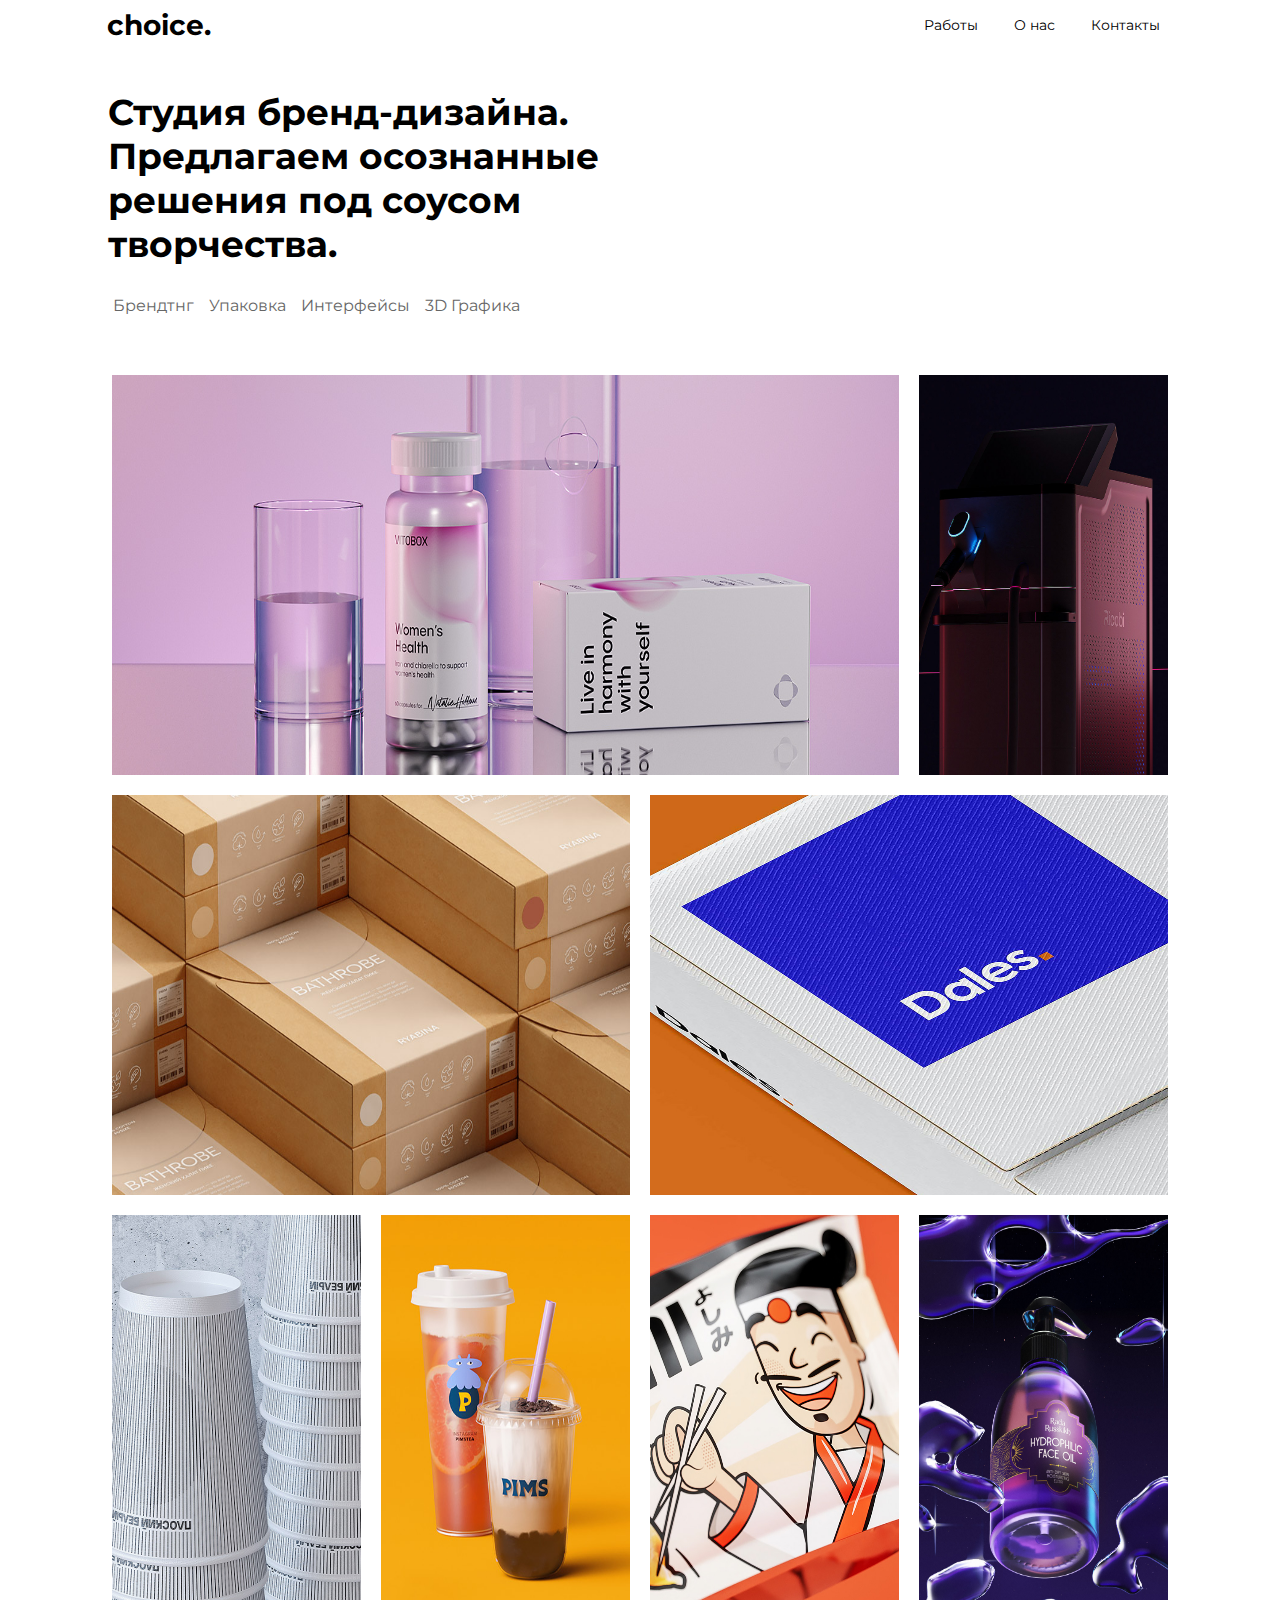
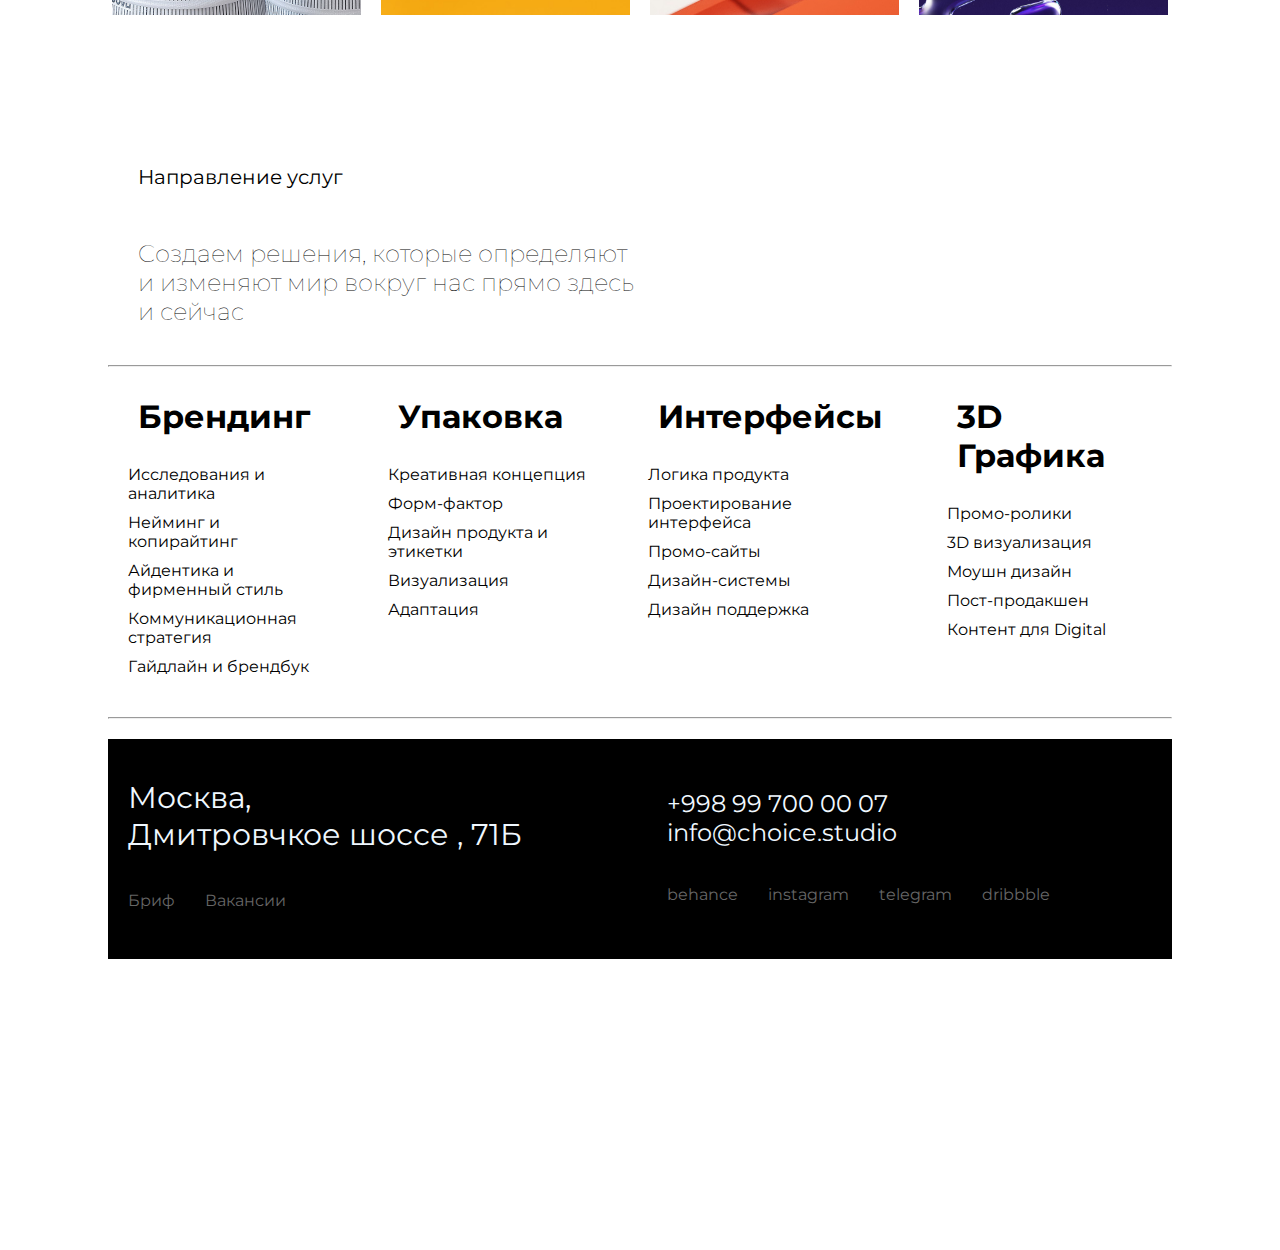
<file: index.html>
<!DOCTYPE html>
<html lang="en">

<head>
   <meta charset="UTF-8">
   <meta http-equiv="X-UA-Compatible" content="IE=edge">
   <meta name="viewport" content="width=device-width, initial-scale=1.0">
   <title>Document</title>
   <link rel="stylesheet" href="./css/style.css">
   <link rel="stylesheet" href="./css/media.css">
   <link rel="preconnect" href="https://fonts.googleapis.com">
   <link rel="preconnect" href="https://fonts.gstatic.com" crossorigin>
   <link rel="preconnect" href="https://fonts.googleapis.com">
   <link rel="preconnect" href="https://fonts.gstatic.com" crossorigin>
   <link href="https://fonts.googleapis.com/css2?family=Montserrat:ital,wght@0,500;0,600;0,700;0,800;0,900;1,400;1,500;1,600;1,700;1,800;1,900&display=swap" rel="stylesheet">
   
</head>

<body>
   <div class="conteiner">
      <header>
         <div class="header-left">
            <h1>choice.</h1>
         </div>
         <div class="header-right">
            <p><a href="#">Работы </a></p>
            <p><a href="#">О нас</a></p>
            <p><a href="#">Контакты </a></p>
           </div>
       </header>
       <main>
    <div class="box">
      <div class="box-top">
         <p>
           Студия бренд-дизайна.
         </p>
         
         <p>
            Предлагаем осознанные 
         </p>
         <p>
           решения под&nbsp;соусом 
         </p>
         <p>
           творчества. 
         </p>
      </div>
      <div class="box-bottom">
         <p><a href="#">Брендтнг</a></p>
         <p><a href="#">Упаковка</a></p>
         <p><a href="#">Интерфейсы</a></p>
         <p><a href="#"> 3D Графика</a></p>
      </div>

    </div>
    <div class="wrapper">
       <div class="item">
          <img src="./images/cover_03.jpg" height="400px " width="100%" alt="">
       </div>

       <div class="item">
          <img src="./images/Choice — Главная-8_files/22222.jpg"
         height="400px" width="100%" alt="">
       </div>

       <div class="item"><img src="./images/Choice — Главная-8_files/cover_2.jpg" height="400px" width="100%" alt=""></div>

       <div class="item">
<img src="./images/Choice — Главная-8_files/cover1(2).jpg" height="400px" width="100%" alt="">
       </div>

       <div class="item"><img src="./images/Choice — Главная-8_files/5555.jpg" height="400px " width="100%" alt=""></div>

       <div class="item"><img src="./images/Choice — Главная-8_files/666666.jpg"  height="400px" width="100%" alt=""></div>

       <div class="item">
<img src="./images/Choice — Главная-8_files/small(1).jpg" height="400px"
width="100%" alt="">
       </div>
       
       <div class="item"><img src="./images/Choice — Главная-8_files/small.jpg" height="400px"
         width="100%" alt=""></div>

    </div>

    <footer>
       <div class="top">
         <div class="top-1"><p><a href="#">Направление услуг</a></p></div>
         <div class="top-2"><h2><a href="#"> Cоздаем решения, которые определяют </a></h2>
         <h2><a href="#"> и изменяют мир вокруг нас прямо здесь </a></h2>
         <h2><a href="#"> и сейчаc</a></h2>
      </div>
     
       </div>
       <hr>
      <div class="servis">
         <div class="grid">
            <h2><a href="#">Брендинг</a></h2>
<br>
<p><a href="#">Исследования и аналитика</a></p>
<p><a href="#">Нейминг и копирайтинг</a></p>
<p><a href="#">Айдентика и фирменный стиль</a></p>
<p><a href="#">Коммуникационная стратегия</a></p>
<p><a href="#">Гайдлайн и брендбук

</a></p>

         </div>
         <div class="grid">
            <h2><a href="#">Упаковка </a></h2>
            <br>
            <p><a href="#">  Креативная концепция</a></p>
            <p><a href="#">  Форм-фактор</a></p>
            <p><a href="#">  Дизайн продукта и этикетки</a></p>
            <p><a href="#"> Визуализация</a></p>
            <p><a href="#">  Адаптация</a></p>
            
         </div>
         <div class="grid">
            <h2><a href="#">Интерфейсы</a></h2>
            <br>
            <p><a href="#">  Логика продукта</a></p>
            <p><a href="#">  Проектирование интерфейса</a></p>
            <p><a href="#">  Промо-сайты</a></p>
            <p><a href="#">  Дизайн-системы</a></p>
            <p><a href="#">  Дизайн поддержка </a></p>
            
         </div>
         <div class="grid">
            <h2><a href="#">3D Графика
               
               
               
               </a></h2>
            <br>
            <p><a href="#">Промо-ролики</a></p>
            <p><a href="#">3D визуализация</a></p>
            <p><a href="#">Моушн дизайн</a></p>
            <p><a href="#">Пост-продакшен</a></p>
            <p><a href="#">Контент для Digital </a></p>
            
         </div>
      </div>
         <hr>
         <div class="contact">
            <div class="adres">
               <p><a href="#">
                  Москва,
               </a></p>
               <p><a href="#">
                  Дмитровчкое шоссе , 71Б
               </a></p>
               <br>
<br>
<div class="shakh">
   <div class="shakha"><a href="#">Бриф</a></div>
   <div class="shakha"><a href="#">Вакансии</a></div>
</div>
            </div>
            <div class="adres-2">
               <p><a href="#">
                  +998 99 700 00 07
               </a></p>
               <p><a href="#">
                  info@choice.studio
               </a></p>
               <br>
<br>
<div class="shakh">
   <div class="shakha"><a href="#">behance</a></div>
   <div class="shakha"><a href="#">instagram</a></div>
   <div class="shakha"><a href="#">telegram</a></div>
   <div class="shakha"><a href="#">dribbble</a></div>
</div>
            </div>

         </div>
      </div>
       </main>
   </div>
   <script src="script.js"></script>
</body>

</html>
</file>
<file: css/style.css>
* {
   margin: 0;
   padding: 0;
   box-sizing: border-box;
   font-family: 'Montserrat', sans-serif;
}

.conteiner {
   height: 2800px;
   width: 95%;
   margin: 0 auto;

}

header {
   height: 50px;
   width: 95%;
   background-color: rgb(255, 255, 255);
   position: fixed;
   align-items: center !important;
   justify-content: space-between;
   display: flex;
   top: 0;
   z-index: 100;
}

.header-left {
   font-weight: 700;
   margin-left: 5px;

}

.header-right {
   display: flex;
   justify-content: space-between;
}

.header-right p a {
   margin: 18px;
   text-decoration: none;
   font-size: 14px;
   color: black;
}

.header-right p a:nth-child(3) {
   margin-right: 5px;
}

main {
   margin-top: 50px;
}

.box {
   height: 295px;
   width: 99%;

   margin: 0 auto;

}

.box-top {
   font-size: 40px;
   font-weight: 700;
   padding-top: 40px;

}

.box-bottom {
   display: flex;
   text-decoration: none;
}

.box-bottom p a {
   color: #666666;
   text-decoration: none;
   margin: 10px;
   margin-left: 5px;

}

.box-bottom {
   margin-top: 30px;
}

.wrapper {
   display: grid;
   grid-template-columns: 1fr 1fr 1fr 1fr;
   grid-auto-rows: 400px;
   grid-gap: 20px;
   padding: 10px;
   margin-top: 20px;
}

.item:nth-child(1) {
   grid-column: 1/4;
   background-position: center;
   background-repeat: no-repeat;
   height: 400px;
   width: 100%;
}

.item {
   transition: 0.8s;
}

.item :hover {
   opacity: 0.8;
}

.item:nth-child(3) {
   grid-column: 1/3;


}

.item:nth-child(4) {
   grid-column: 3/5;


}

.item:nth-child(6) {
   background-position: center;
   background-repeat: no-repeat;

}

footer {
   height: 500px;
   width: 99%;
   margin: 40px auto;
}

.top {
   width: 100%;
   height: 300px;
   display: grid;
   grid-template-rows: 1fr 1fr;
   grid-auto-rows: 150px !important;
   grid-gap: 20px;

}

.top-1 {
   padding: 100px 30px 30px 30px;

}

.top-2 {
   padding: 0 30px;
   margin: 0;

}

.top-1 p a {
   text-decoration: none;
   color: black;
   font-size: 20px;

}

.top-2 h2 a {
   text-decoration: none;
   color: black;
   font-weight: 100;

}

.servis {

   width: 100%;

   display: grid;
   grid-template-columns: repeat(4, 1fr);
   grid-auto-rows: 350px;
   grid-gap: 15px;
}

.grid {
   border-radius: 10px;
   justify-content: space-between;
   align-items: center;
   padding: 0 20px;
}

.grid h2 a {
   text-decoration: none;
   color: black;
}

.grid p a {
   text-decoration: none;
   color: black;
   padding: 10 15 px;

}

.grid h2 {
   margin: 30px 10px 10px;
   font-size: 32px;
}

.grid p {
   padding-bottom: 10px;
   font-size: 16px;
}

.contact {
   background-color: black;
   width: 100%;
   display: grid;
   grid-template-columns: repeat(2, 1fr);
   grid-auto-rows: 220px;
   grid-gap: 15px;
   margin-top: 20px;
}

.adres {
   border-radius: 10px;
   justify-content: space-between;
   align-items: center;
   padding: 0 20px;
   padding-top: 40px;
}

.adres p a {
   text-decoration: none;
   font-size: 30px;
   color: aliceblue;

}

.shakh {
   display: flex;

}

.shakha a {
   text-decoration: none;
   margin-right: 30px;
   color: #666666;
}

.adres-2 p a {
   text-decoration: none;
   font-size: 24px;
   color: aliceblue;

}

.adres-2 {
   padding-top: 50px;
   margin : 0px 20px 20px;
}
</file>
<file: css/media.css>
@media only screen and (max-width: 1435px) {
   .header-left {
      font-size: 14px;

   }

   .header-right {
      font-size: 10px !important;

   }

   .box-top p {
      font-size: 36px;
   }

   .conteiner {
      width: 88%;
   }

   header {
      width: 88%;
   }
}


@media only screen and (max-width: 1280px) {
   .conteiner {
      width: 84%;
   }

   header {
      width: 84%;
   }
}

@media only screen and (max-width: 1120px) {
   .conteiner {
      width: 80%;
   }

   header {
      width: 80%;
   }

   .servis {
      grid-auto-rows: 310px;
   }

   .grid h2 {
      margin: 25px 5px 0px;
      font-size: 25px;
   }
}

@media only screen and (max-width: 995px) {
   .conteiner {
      width: 75%;
   }

   header {
      width: 75%;
   }

   .servis {
      grid-template-columns: repeat(2, 1fr);
      grid-auto-rows: 320px;
   }

   .adres p a {
      font-size: 20px;
   }

   .adres-2 p a {
      font-size: 18px;
   }
}

@media only screen and (max-width: 770px) {
   .conteiner {
      width: 60%;
   }

   header {
      width: 60%;
   }

   .servis {
      grid-template-columns: 1fr;
      grid-auto-rows: 320px;
   }

   .adres p a {
      font-size: 20px;
   }

   .header-left {
      font-size: 12px;

   }

   .header-right {
      font-size: 8px !important;

   }

   .box-top p {
      font-size: 32px;
   }
   .contact{
      grid-template-columns: 1fr;
      grid-auto-rows: 150px;
      grid-gap: 0px;
   }
 .adres{
   padding-top: 0px;
 }
 .top-2{
    font-size: 14px;
 }
 .servis{
   grid-gap: 0px;  
   grid-auto-rows: 230px;
 }
   
 
}
</file>
